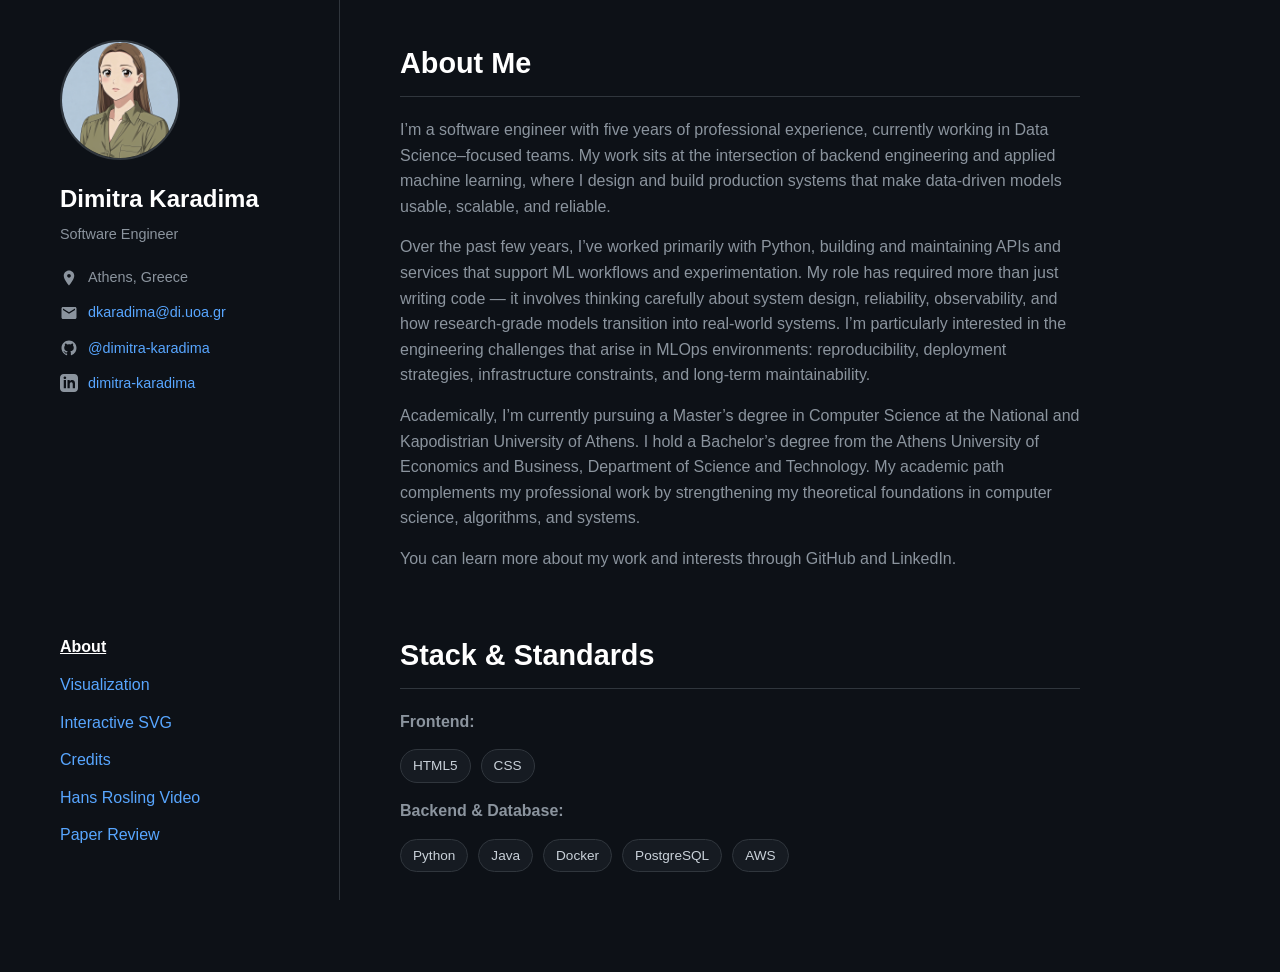
<file: data-viz/index.html>
<!DOCTYPE html>
<html lang="en">
<head>
    <meta charset="UTF-8">
    <meta name="viewport" content="width=device-width, initial-scale=1.0">
    <title>Dimitra Karadima - About</title>
    <link rel="stylesheet" href="style.css">
</head>
<body>

<div class="container">
    <aside class="sidebar">
        <img src="images/anime.png" alt="Profile Picture" class="profile-img">
        <h1 class="name">Dimitra Karadima</h1>
        <p class="tagline">Software Engineer</p>

        <ul class="contact-info">
            <li>
                <svg class="icon" viewBox="0 0 24 24" xmlns="http://www.w3.org/2000/svg">
                    <path d="M12 2C8.13 2 5 5.13 5 9c0 5.25 7 13 7 13s7-7.75 7-13c0-3.87-3.13-7-7-7zm0 9.5c-1.38 0-2.5-1.12-2.5-2.5s1.12-2.5 2.5-2.5 2.5 1.12 2.5 2.5-1.12 2.5-2.5 2.5z"/>
                </svg>
                Athens, Greece
            </li>

            <li>
                <svg class="icon" viewBox="0 0 24 24" xmlns="http://www.w3.org/2000/svg">
                    <path d="M20 4H4c-1.1 0-1.99.9-1.99 2L2 18c0 1.1.9 2 2 2h16c1.1 0 2-.9 2-2V6c0-1.1-.9-2-2-2zm0 4l-8 5-8-5V6l8 5 8-5v2z"/>
                </svg>
                <a href="mailto:dkaradima@di.uoa.gr">dkaradima@di.uoa.gr</a>
            </li>

            <li>
                <svg class="icon" viewBox="0 0 24 24" xmlns="http://www.w3.org/2000/svg">
                    <path d="M12 2C6.477 2 2 6.484 2 12.017c0 4.425 2.865 8.18 6.839 9.504.5.092.682-.217.682-.483 0-.237-.008-.868-.013-1.703-2.782.605-3.369-1.343-3.369-1.343-.454-1.158-1.11-1.466-1.11-1.466-.908-.62.069-.608.069-.608 1.003.07 1.531 1.032 1.531 1.032.892 1.53 2.341 1.088 2.91.832.092-.647.35-1.088.636-1.338-2.22-.253-4.555-1.113-4.555-4.951 0-1.093.39-1.988 1.029-2.688-.103-.253-.446-1.272.098-2.65 0 0 .84-.27 2.75 1.026A9.564 9.564 0 0112 6.844c.85.004 1.705.115 2.504.337 1.909-1.296 2.747-1.027 2.747-1.027.546 1.379.202 2.398.1 2.651.64.7 1.028 1.595 1.028 2.688 0 3.848-2.339 4.695-4.566 4.943.359.309.678.92.678 1.855 0 1.338-.012 2.419-.012 2.747 0 .268.18.58.688.482A10.019 10.019 0 0022 12.017C22 6.484 17.522 2 12 2z"/>
                </svg>
                <a href="https://github.com/dimitra-karadima" target="_blank">@dimitra-karadima</a>
            </li>

            <li>
                <svg class="icon" viewBox="0 0 24 24" xmlns="http://www.w3.org/2000/svg">
                    <path d="M19 0h-14c-2.761 0-5 2.239-5 5v14c0 2.761 2.239 5 5 5h14c2.762 0 5-2.239 5-5v-14c0-2.761-2.238-5-5-5zm-11 19h-3v-11h3v11zm-1.5-12.268c-.966 0-1.75-.79-1.75-1.764s.784-1.764 1.75-1.764 1.75.79 1.75 1.764-.783 1.764-1.75 1.764zm13.5 12.268h-3v-5.604c0-3.368-4-3.113-4 0v5.604h-3v-11h3v1.765c1.396-2.586 7-2.777 7 2.476v6.759z"/>
                </svg>
                <a href="https://www.linkedin.com/in/dimitra-karadima/" target="_blank">dimitra-karadima</a>
            </li>
        </ul>

        <ul class="nav-links">
            <li><a href="index.html" class="active">About</a></li>
            <li><a href="visualization.html">Visualization</a></li>
            <li><a href="svg.html">Interactive SVG</a></li>
            <li><a href="credits.html">Credits</a></li>
            <li><a href="hans_rosling.html">Hans Rosling Video</a></li>
            <li><a href="paper.html">Paper Review</a></li>
        </ul>

    </aside>

    <main class="content">
        <section id="about">
            <h2>About Me</h2>
            <p>I’m a software engineer with five years of professional experience, currently working in Data Science–focused teams. My work sits at the intersection of backend engineering and applied machine learning, where I design and build production systems that make data-driven models usable, scalable, and reliable.</p>
            <p>Over the past few years, I’ve worked primarily with Python, building and maintaining APIs and services that support ML workflows and experimentation. My role has required more than just writing code — it involves thinking carefully about system design, reliability, observability, and how research-grade models transition into real-world systems. I’m particularly interested in the engineering challenges that arise in MLOps environments: reproducibility, deployment strategies, infrastructure constraints, and long-term maintainability.</p>
            <p>Academically, I’m currently pursuing a Master’s degree in Computer Science at the National and Kapodistrian University of Athens. I hold a Bachelor’s degree from the Athens University of Economics and Business, Department of Science and Technology. My academic path complements my professional work by strengthening my theoretical foundations in computer science, algorithms, and systems.</p>
            <p>You can learn more about my work and interests through GitHub and LinkedIn.</p>
        </section>

        <section id="skills">
            <h2>Stack & Standards</h2>
            <p><strong>Frontend:</strong></p>
            <div class="skills" style="margin-bottom: 15px;">
                <span class="skill-tag">HTML5</span>
                <span class="skill-tag">CSS</span>
            </div>

            <p><strong>Backend & Database:</strong></p>
            <div class="skills">
                <span class="skill-tag">Python</span>
                <span class="skill-tag">Java</span>
                <span class="skill-tag">Docker</span>
                <span class="skill-tag">PostgreSQL</span>
                <span class="skill-tag">AWS</span>
            </div>
        </section>
    </main>
</div>

</body>
</html>
</file>
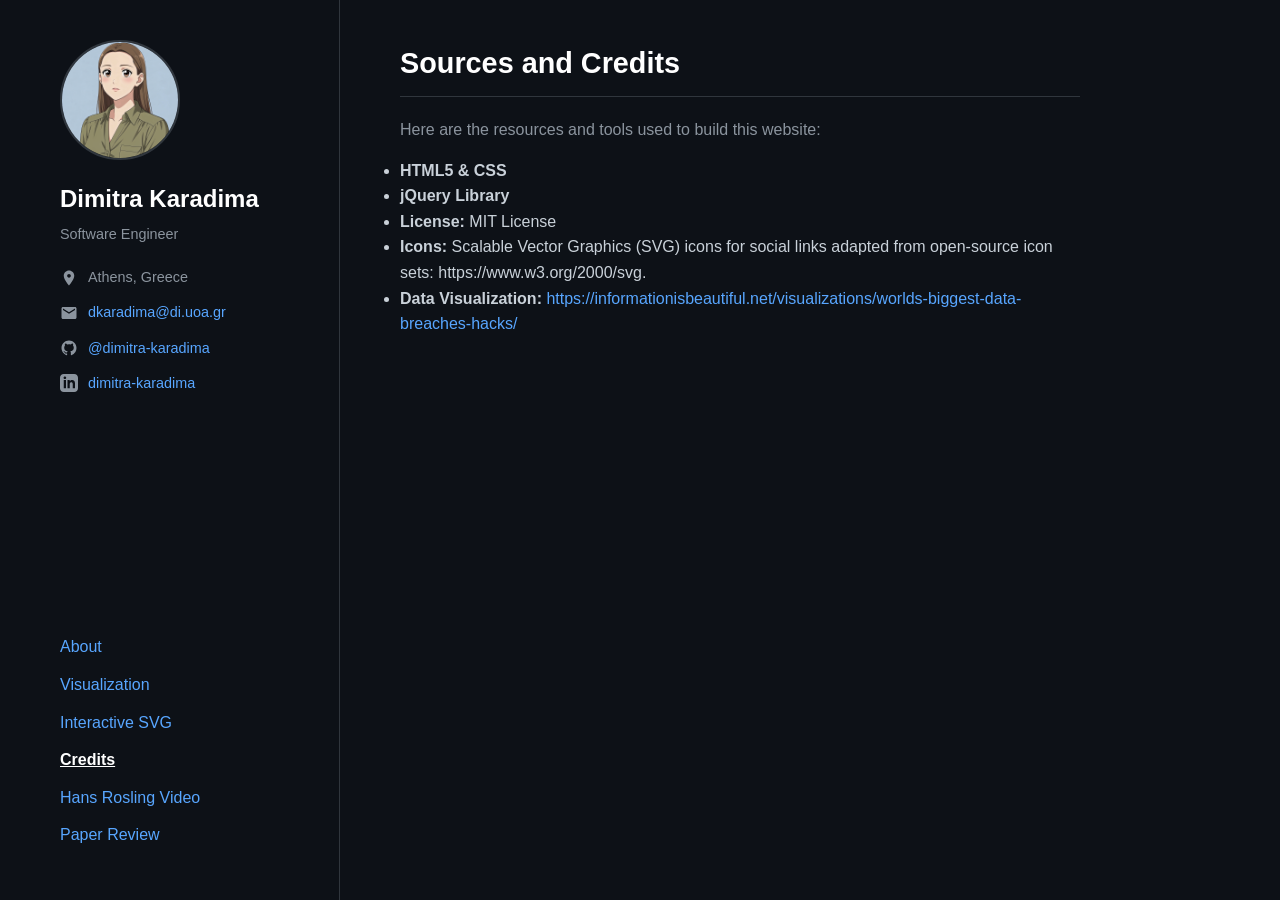
<file: data-viz/credits.html>
<!DOCTYPE html>
<html lang="en">
<head>
    <meta charset="UTF-8">
    <meta name="viewport" content="width=device-width, initial-scale=1.0">
    <title>Dimitra Karadima - Credits</title>
    <link rel="stylesheet" href="style.css">
</head>
<body>

<div class="container">
    <aside class="sidebar">
        <img src="images/anime.png" alt="Profile Picture" class="profile-img">
        <h1 class="name">Dimitra Karadima</h1>
        <p class="tagline">Software Engineer</p>

        <ul class="contact-info">
            <li>
                <svg class="icon" viewBox="0 0 24 24" xmlns="http://www.w3.org/2000/svg">
                    <path d="M12 2C8.13 2 5 5.13 5 9c0 5.25 7 13 7 13s7-7.75 7-13c0-3.87-3.13-7-7-7zm0 9.5c-1.38 0-2.5-1.12-2.5-2.5s1.12-2.5 2.5-2.5 2.5 1.12 2.5 2.5-1.12 2.5-2.5 2.5z"/>
                </svg>
                Athens, Greece
            </li>

            <li>
                <svg class="icon" viewBox="0 0 24 24" xmlns="http://www.w3.org/2000/svg">
                    <path d="M20 4H4c-1.1 0-1.99.9-1.99 2L2 18c0 1.1.9 2 2 2h16c1.1 0 2-.9 2-2V6c0-1.1-.9-2-2-2zm0 4l-8 5-8-5V6l8 5 8-5v2z"/>
                </svg>
                <a href="mailto:dkaradima@di.uoa.gr">dkaradima@di.uoa.gr</a>
            </li>

            <li>
                <svg class="icon" viewBox="0 0 24 24" xmlns="http://www.w3.org/2000/svg">
                    <path d="M12 2C6.477 2 2 6.484 2 12.017c0 4.425 2.865 8.18 6.839 9.504.5.092.682-.217.682-.483 0-.237-.008-.868-.013-1.703-2.782.605-3.369-1.343-3.369-1.343-.454-1.158-1.11-1.466-1.11-1.466-.908-.62.069-.608.069-.608 1.003.07 1.531 1.032 1.531 1.032.892 1.53 2.341 1.088 2.91.832.092-.647.35-1.088.636-1.338-2.22-.253-4.555-1.113-4.555-4.951 0-1.093.39-1.988 1.029-2.688-.103-.253-.446-1.272.098-2.65 0 0 .84-.27 2.75 1.026A9.564 9.564 0 0112 6.844c.85.004 1.705.115 2.504.337 1.909-1.296 2.747-1.027 2.747-1.027.546 1.379.202 2.398.1 2.651.64.7 1.028 1.595 1.028 2.688 0 3.848-2.339 4.695-4.566 4.943.359.309.678.92.678 1.855 0 1.338-.012 2.419-.012 2.747 0 .268.18.58.688.482A10.019 10.019 0 0022 12.017C22 6.484 17.522 2 12 2z"/>
                </svg>
                <a href="https://github.com/dimitra-karadima" target="_blank">@dimitra-karadima</a>
            </li>

            <li>
                <svg class="icon" viewBox="0 0 24 24" xmlns="http://www.w3.org/2000/svg">
                    <path d="M19 0h-14c-2.761 0-5 2.239-5 5v14c0 2.761 2.239 5 5 5h14c2.762 0 5-2.239 5-5v-14c0-2.761-2.238-5-5-5zm-11 19h-3v-11h3v11zm-1.5-12.268c-.966 0-1.75-.79-1.75-1.764s.784-1.764 1.75-1.764 1.75.79 1.75 1.764-.783 1.764-1.75 1.764zm13.5 12.268h-3v-5.604c0-3.368-4-3.113-4 0v5.604h-3v-11h3v1.765c1.396-2.586 7-2.777 7 2.476v6.759z"/>
                </svg>
                <a href="https://www.linkedin.com/in/dimitra-karadima/" target="_blank">dimitra-karadima</a>
            </li>
        </ul>

        <ul class="nav-links">
            <li><a href="index.html">About</a></li>
            <li><a href="visualization.html">Visualization</a></li>
            <li><a href="svg.html">Interactive SVG</a></li>
            <li><a href="credits.html" class="active">Credits</a></li>
            <li><a href="hans_rosling.html">Hans Rosling Video</a></li>
            <li><a href="paper.html">Paper Review</a></li>
        </ul>

    </aside>

    <main class="content">
        <section id="credits">
            <h2>Sources and Credits</h2>
            <p>Here are the resources and tools used to build this website:</p>
            <ul>
                <li><strong>HTML5 & CSS</strong></li>
                <li><strong>jQuery Library</strong></li>
                <li><strong>License:</strong> MIT License</li>
                <li><strong>Icons:</strong> Scalable Vector Graphics (SVG) icons for social links adapted from open-source icon sets: https://www.w3.org/2000/svg.</li>
                <li><strong>Data Visualization:</strong> <a href="https://informationisbeautiful.net/visualizations/worlds-biggest-data-breaches-hacks/">https://informationisbeautiful.net/visualizations/worlds-biggest-data-breaches-hacks/</a> </li>
            </ul>
        </section>
    </main>
</div>

</body>
</html>
</file>
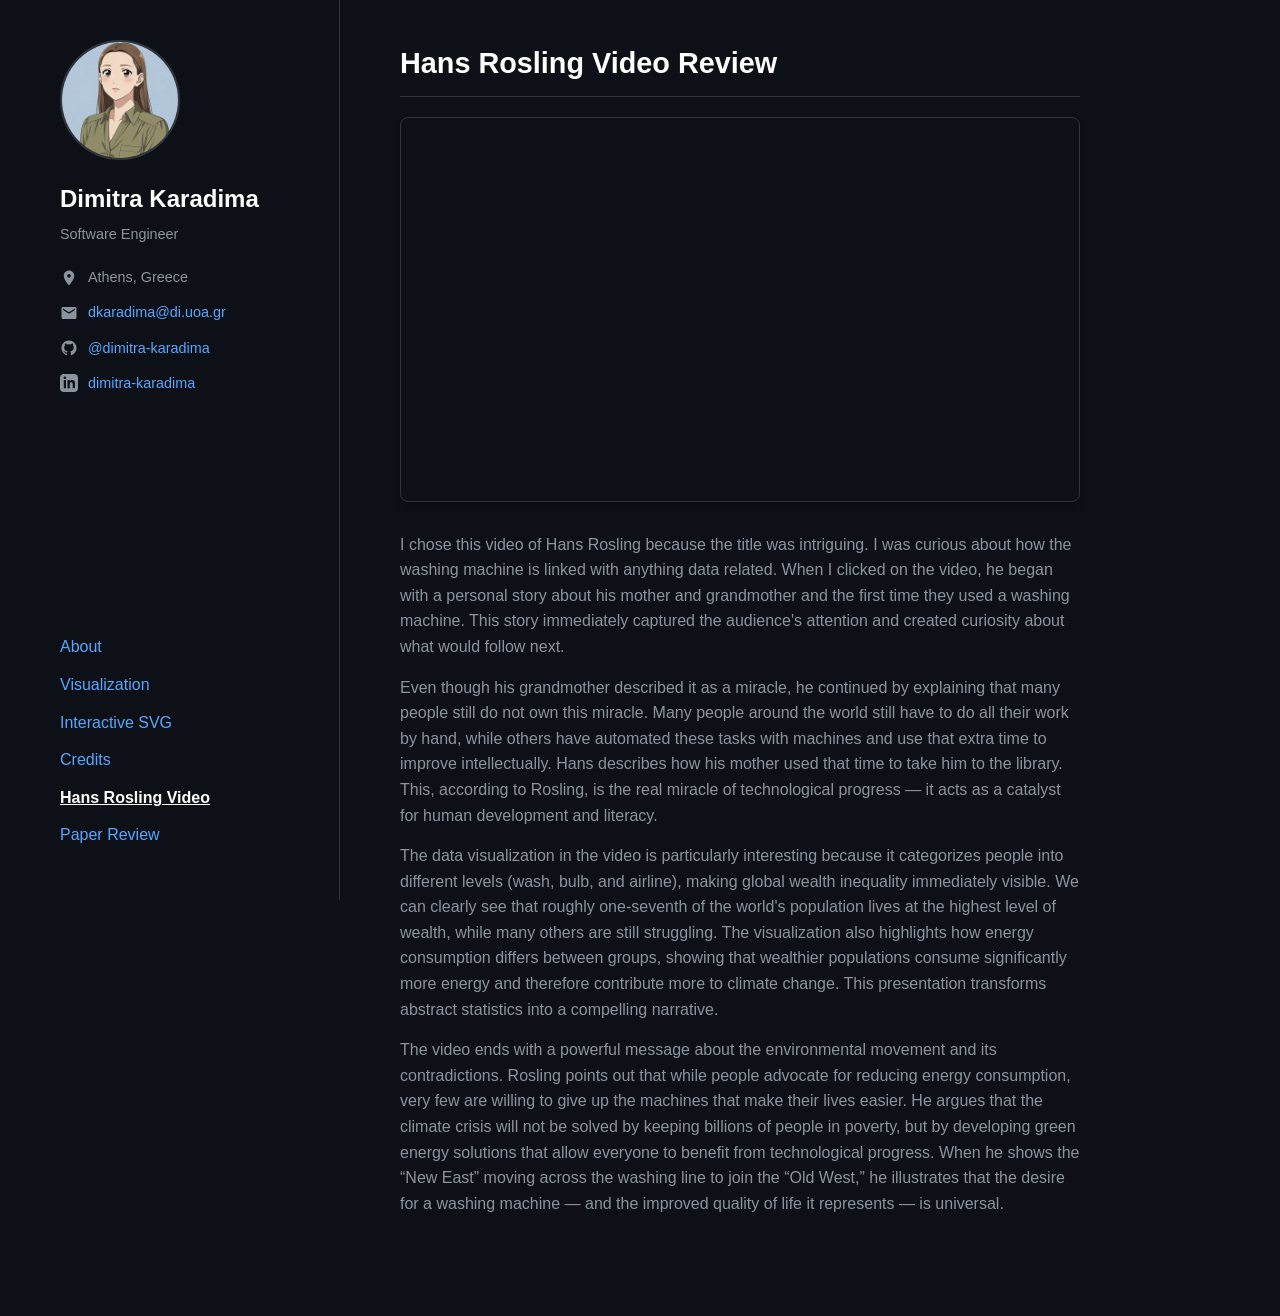
<file: data-viz/hans_rosling.html>
<!DOCTYPE html>
<html lang="en">
<head>
    <meta charset="UTF-8">
    <meta name="viewport" content="width=device-width, initial-scale=1.0">
    <title>Dimitra Karadima - Hans Rosling Video</title>
    <link rel="stylesheet" href="style.css">
    <style>
        /* Small addition to make the video embed responsive and beautiful */
        .video-container {
            position: relative;
            padding-bottom: 56.25%; /* 16:9 Aspect Ratio */
            height: 0;
            overflow: hidden;
            border-radius: 8px;
            margin-bottom: 30px;
            border: 1px solid var(--border-color);
            box-shadow: 0 4px 6px rgba(0,0,0,0.3);
        }
        .video-container iframe {
            position: absolute;
            top: 0;
            left: 0;
            width: 100%;
            height: 100%;
        }
        .review-section h3 {
            color: var(--text-primary);
            font-size: 1.3rem;
            margin-top: 30px;
            margin-bottom: 10px;
        }
    </style>
</head>
<body>

<div class="container">
    <aside class="sidebar">
        <img src="images/anime.png" alt="Profile Picture" class="profile-img">
        <h1 class="name">Dimitra Karadima</h1>
        <p class="tagline">Software Engineer</p>

        <ul class="contact-info">
            <li>
                <svg class="icon" viewBox="0 0 24 24" xmlns="http://www.w3.org/2000/svg">
                    <path d="M12 2C8.13 2 5 5.13 5 9c0 5.25 7 13 7 13s7-7.75 7-13c0-3.87-3.13-7-7-7zm0 9.5c-1.38 0-2.5-1.12-2.5-2.5s1.12-2.5 2.5-2.5 2.5 1.12 2.5 2.5-1.12 2.5-2.5 2.5z"/>
                </svg>
                Athens, Greece
            </li>
            <li>
                <svg class="icon" viewBox="0 0 24 24" xmlns="http://www.w3.org/2000/svg">
                    <path d="M20 4H4c-1.1 0-1.99.9-1.99 2L2 18c0 1.1.9 2 2 2h16c1.1 0 2-.9 2-2V6c0-1.1-.9-2-2-2zm0 4l-8 5-8-5V6l8 5 8-5v2z"/>
                </svg>
                <a href="mailto:dkaradima@di.uoa.gr">dkaradima@di.uoa.gr</a>
            </li>
            <li>
                <svg class="icon" viewBox="0 0 24 24" xmlns="http://www.w3.org/2000/svg">
                    <path d="M12 2C6.477 2 2 6.484 2 12.017c0 4.425 2.865 8.18 6.839 9.504.5.092.682-.217.682-.483 0-.237-.008-.868-.013-1.703-2.782.605-3.369-1.343-3.369-1.343-.454-1.158-1.11-1.466-1.11-1.466-.908-.62.069-.608.069-.608 1.003.07 1.531 1.032 1.531 1.032.892 1.53 2.341 1.088 2.91.832.092-.647.35-1.088.636-1.338-2.22-.253-4.555-1.113-4.555-4.951 0-1.093.39-1.988 1.029-2.688-.103-.253-.446-1.272.098-2.65 0 0 .84-.27 2.75 1.026A9.564 9.564 0 0112 6.844c.85.004 1.705.115 2.504.337 1.909-1.296 2.747-1.027 2.747-1.027.546 1.379.202 2.398.1 2.651.64.7 1.028 1.595 1.028 2.688 0 3.848-2.339 4.695-4.566 4.943.359.309.678.92.678 1.855 0 1.338-.012 2.419-.012 2.747 0 .268.18.58.688.482A10.019 10.019 0 0022 12.017C22 6.484 17.522 2 12 2z"/>
                </svg>
                <a href="https://github.com/dimitra-karadima" target="_blank">@dimitra-karadima</a>
            </li>
            <li>
                <svg class="icon" viewBox="0 0 24 24" xmlns="http://www.w3.org/2000/svg">
                    <path d="M19 0h-14c-2.761 0-5 2.239-5 5v14c0 2.761 2.239 5 5 5h14c2.762 0 5-2.239 5-5v-14c0-2.761-2.238-5-5-5zm-11 19h-3v-11h3v11zm-1.5-12.268c-.966 0-1.75-.79-1.75-1.764s.784-1.764 1.75-1.764 1.75.79 1.75 1.764-.783 1.764-1.75 1.764zm13.5 12.268h-3v-5.604c0-3.368-4-3.113-4 0v5.604h-3v-11h3v1.765c1.396-2.586 7-2.777 7 2.476v6.759z"/>
                </svg>
                <a href="https://www.linkedin.com/in/dimitra-karadima/" target="_blank">dimitra-karadima</a>
            </li>
        </ul>

        <ul class="nav-links">
            <li><a href="index.html">About</a></li>
            <li><a href="visualization.html">Visualization</a></li>
            <li><a href="svg.html">Interactive SVG</a></li>
            <li><a href="credits.html">Credits</a></li>
            <li><a href="hans_rosling.html" class="active">Hans Rosling Video</a></li>
            <li><a href="paper.html">Paper Review</a></li>
        </ul>

    </aside>

    <main class="content">

        <section id="video-review" class="review-section">
            <h2>Hans Rosling Video Review</h2>

            <div class="video-container">
                <iframe src="https://embed.ted.com/talks/hans_rosling_the_magic_washing_machine" width="100%" height="100%" frameborder="0" scrolling="no" allowfullscreen></iframe>
            </div>

            <p>I chose this video of Hans Rosling because the title was intriguing. I was curious about how the washing machine is linked with anything data related. When I clicked on the video, he began with a personal story about his mother and grandmother and the first time they used a washing machine. This story immediately captured the audience's attention and created curiosity about what would follow next.</p>
            <p>Even though his grandmother described it as a miracle, he continued by explaining that many people still do not own this miracle. Many people around the world still have to do all their work by hand, while others have automated these tasks with machines and use that extra time to improve intellectually. Hans describes how his mother used that time to take him to the library. This, according to Rosling, is the real miracle of technological progress — it acts as a catalyst for human development and literacy.</p>
            <p>The data visualization in the video is particularly interesting because it categorizes people into different levels (wash, bulb, and airline), making global wealth inequality immediately visible. We can clearly see that roughly one-seventh of the world's population lives at the highest level of wealth, while many others are still struggling. The visualization also highlights how energy consumption differs between groups, showing that wealthier populations consume significantly more energy and therefore contribute more to climate change. This presentation transforms abstract statistics into a compelling narrative.</p>
            <p>The video ends with a powerful message about the environmental movement and its contradictions. Rosling points out that while people advocate for reducing energy consumption, very few are willing to give up the machines that make their lives easier. He argues that the climate crisis will not be solved by keeping billions of people in poverty, but by developing green energy solutions that allow everyone to benefit from technological progress. When he shows the “New East” moving across the washing line to join the “Old West,” he illustrates that the desire for a washing machine — and the improved quality of life it represents — is universal.</p>
        </section>

    </main>
</div>

</body>
</html>
</file>
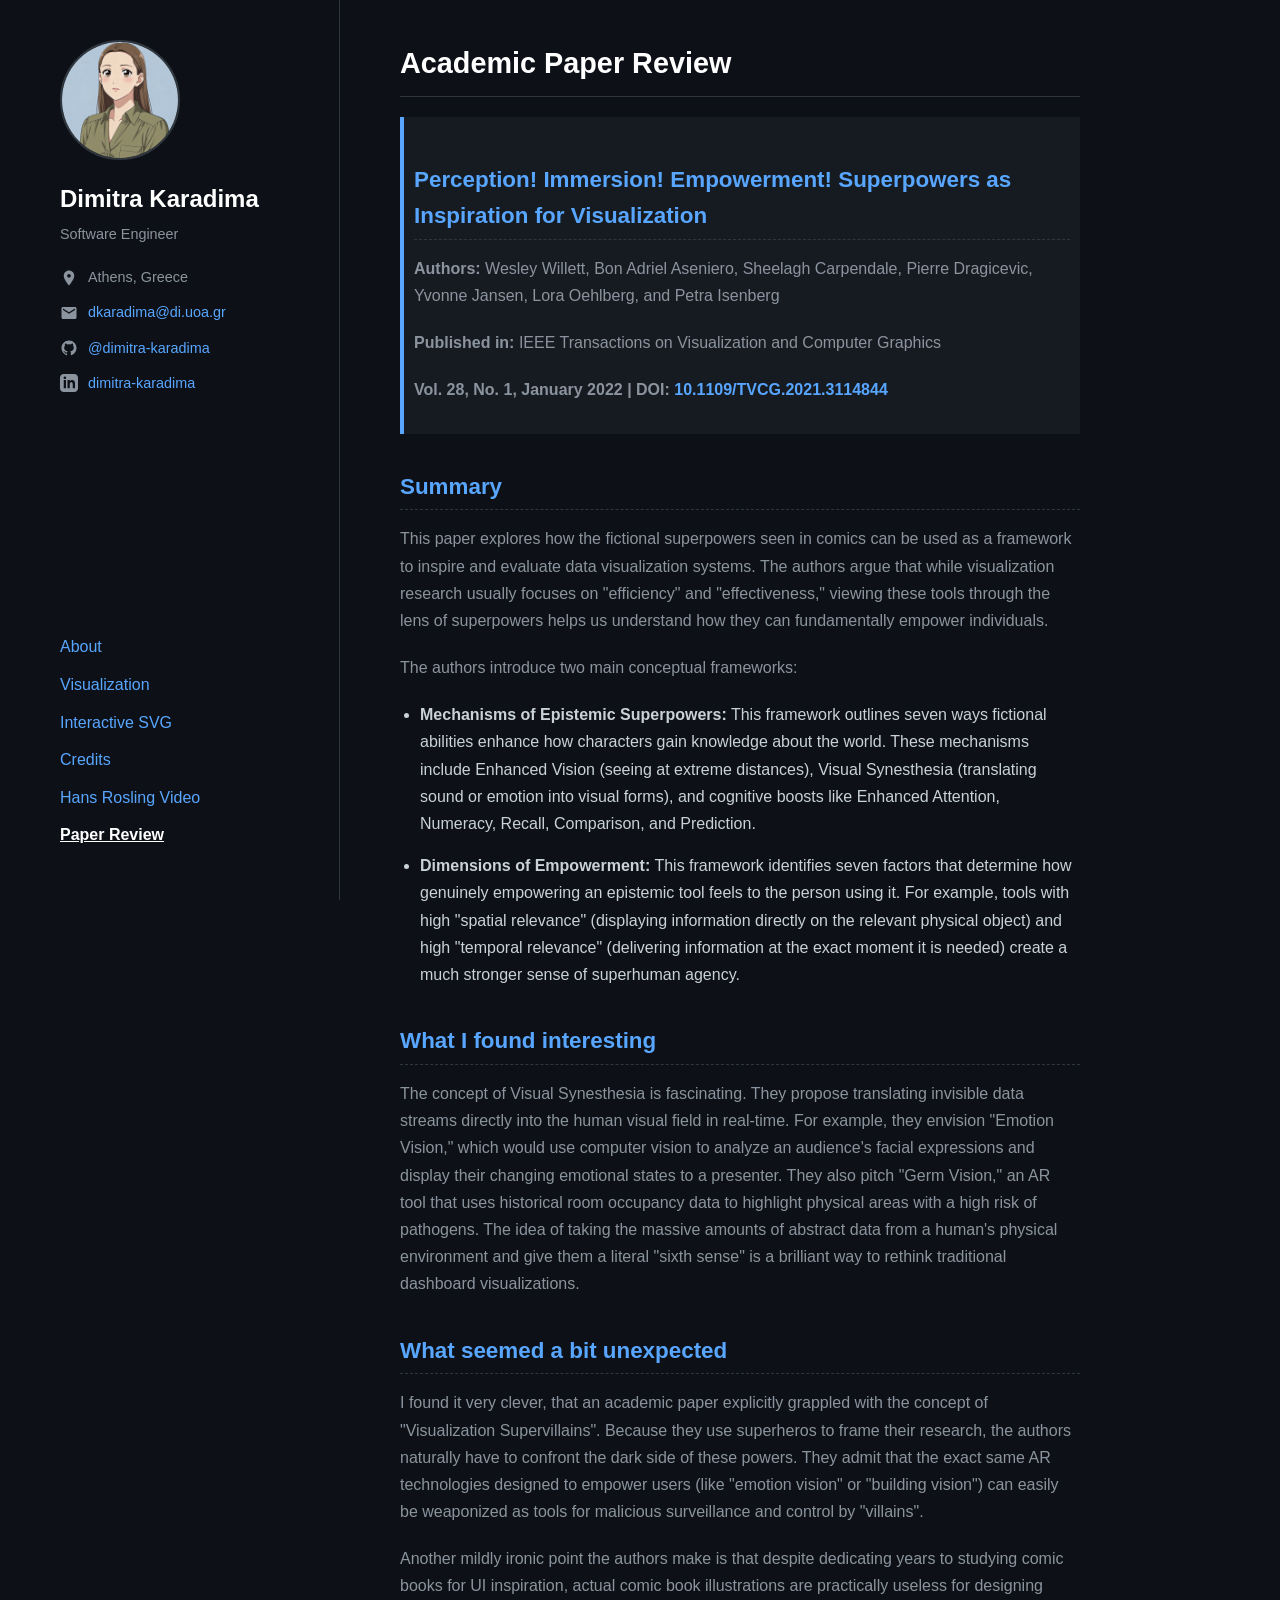
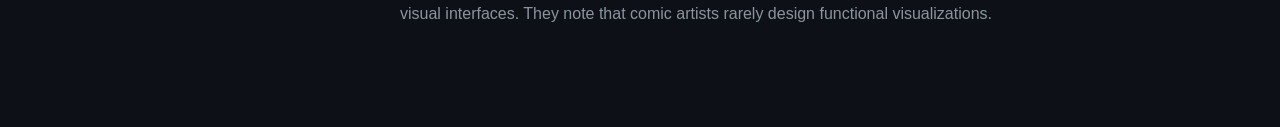
<file: data-viz/paper.html>
<!DOCTYPE html>
<html lang="en">
<head>
    <meta charset="UTF-8">
    <meta name="viewport" content="width=device-width, initial-scale=1.0">
    <title>Dimitra Karadima - Paper Review</title>
    <link rel="stylesheet" href="style.css">
    <style>
        .citation-box {
            background-color: var(--card-bg);
            border-left: 4px solid var(--accent-color);
            padding: 10px;
        }
        .review-section h3 {
            color: var(--accent-color);
            font-size: 1.4rem;
            margin-top: 35px;
            margin-bottom: 15px;
            border-bottom: 1px dashed var(--border-color);
            padding-bottom: 5px;
        }

        .review-section p {
            line-height: 1.7;
            margin-bottom: 20px;
        }

        /* Standard Bullet Spacing */
        .review-section ul {
            margin-left: 20px;
            margin-bottom: 25px;
        }

        .review-section li {
            line-height: 1.7;
            margin-bottom: 15px;
        }
    </style>
</head>
<body>

<div class="container">
    <aside class="sidebar">
        <img src="images/anime.png" alt="Profile Picture" class="profile-img">
        <h1 class="name">Dimitra Karadima</h1>
        <p class="tagline">Software Engineer</p>

        <ul class="contact-info">
            <li>
                <svg class="icon" viewBox="0 0 24 24" xmlns="http://www.w3.org/2000/svg">
                    <path d="M12 2C8.13 2 5 5.13 5 9c0 5.25 7 13 7 13s7-7.75 7-13c0-3.87-3.13-7-7-7zm0 9.5c-1.38 0-2.5-1.12-2.5-2.5s1.12-2.5 2.5-2.5 2.5 1.12 2.5 2.5-1.12 2.5-2.5 2.5z"/>
                </svg>
                Athens, Greece
            </li>
            <li>
                <svg class="icon" viewBox="0 0 24 24" xmlns="http://www.w3.org/2000/svg">
                    <path d="M20 4H4c-1.1 0-1.99.9-1.99 2L2 18c0 1.1.9 2 2 2h16c1.1 0 2-.9 2-2V6c0-1.1-.9-2-2-2zm0 4l-8 5-8-5V6l8 5 8-5v2z"/>
                </svg>
                <a href="mailto:dkaradima@di.uoa.gr">dkaradima@di.uoa.gr</a>
            </li>
            <li>
                <svg class="icon" viewBox="0 0 24 24" xmlns="http://www.w3.org/2000/svg">
                    <path d="M12 2C6.477 2 2 6.484 2 12.017c0 4.425 2.865 8.18 6.839 9.504.5.092.682-.217.682-.483 0-.237-.008-.868-.013-1.703-2.782.605-3.369-1.343-3.369-1.343-.454-1.158-1.11-1.466-1.11-1.466-.908-.62.069-.608.069-.608 1.003.07 1.531 1.032 1.531 1.032.892 1.53 2.341 1.088 2.91.832.092-.647.35-1.088.636-1.338-2.22-.253-4.555-1.113-4.555-4.951 0-1.093.39-1.988 1.029-2.688-.103-.253-.446-1.272.098-2.65 0 0 .84-.27 2.75 1.026A9.564 9.564 0 0112 6.844c.85.004 1.705.115 2.504.337 1.909-1.296 2.747-1.027 2.747-1.027.546 1.379.202 2.398.1 2.651.64.7 1.028 1.595 1.028 2.688 0 3.848-2.339 4.695-4.566 4.943.359.309.678.92.678 1.855 0 1.338-.012 2.419-.012 2.747 0 .268.18.58.688.482A10.019 10.019 0 0022 12.017C22 6.484 17.522 2 12 2z"/>
                </svg>
                <a href="https://github.com/dimitra-karadima" target="_blank">@dimitra-karadima</a>
            </li>
            <li>
                <svg class="icon" viewBox="0 0 24 24" xmlns="http://www.w3.org/2000/svg">
                    <path d="M19 0h-14c-2.761 0-5 2.239-5 5v14c0 2.761 2.239 5 5 5h14c2.762 0 5-2.239 5-5v-14c0-2.761-2.238-5-5-5zm-11 19h-3v-11h3v11zm-1.5-12.268c-.966 0-1.75-.79-1.75-1.764s.784-1.764 1.75-1.764 1.75.79 1.75 1.764-.783 1.764-1.75 1.764zm13.5 12.268h-3v-5.604c0-3.368-4-3.113-4 0v5.604h-3v-11h3v1.765c1.396-2.586 7-2.777 7 2.476v6.759z"/>
                </svg>
                <a href="https://www.linkedin.com/in/dimitra-karadima/" target="_blank">dimitra-karadima</a>
            </li>
        </ul>

        <ul class="nav-links">
            <li><a href="index.html">About</a></li>
            <li><a href="visualization.html">Visualization</a></li>
            <li><a href="svg.html">Interactive SVG</a></li>
            <li><a href="credits.html">Credits</a></li>
            <li><a href="hans_rosling.html">Hans Rosling Video</a></li>
            <li><a href="paper.html" class="active">Paper Review</a></li>
        </ul>

    </aside>

    <main class="content">

        <section id="paper-review" class="review-section">
            <h2>Academic Paper Review</h2>

            <div class="citation-box">
                <h3>Perception! Immersion! Empowerment! Superpowers as Inspiration for Visualization</h3>
                <p><strong>Authors:</strong> Wesley Willett, Bon Adriel Aseniero, Sheelagh Carpendale, Pierre Dragicevic, Yvonne Jansen, Lora Oehlberg, and Petra Isenberg</p>
                <p><strong>Published in:</strong> IEEE Transactions on Visualization and Computer Graphics</p>
                <p><strong>
                    Vol. 28, No. 1, January 2022 | DOI: <a href="https://doi.org/10.1109/TVCG.2021.3114844" target="_blank">10.1109/TVCG.2021.3114844</a>
                </strong></p>
            </div>

            <h3>Summary</h3>
            <p>This paper explores how the fictional superpowers seen in comics can be used as a framework to inspire and evaluate data visualization systems. The authors argue that while visualization research usually focuses on "efficiency" and "effectiveness," viewing these tools through the lens of superpowers helps us understand how they can fundamentally empower individuals.</p>
            <p>The authors introduce two main conceptual frameworks:</p>

            <ul>
                <li>
                    <strong>Mechanisms of Epistemic Superpowers:</strong> This framework outlines seven ways fictional abilities enhance how characters gain knowledge about the world. These mechanisms include Enhanced Vision (seeing at extreme distances), Visual Synesthesia (translating sound or emotion into visual forms), and cognitive boosts like Enhanced Attention, Numeracy, Recall, Comparison, and Prediction.
                </li>
                <li>
                    <strong>Dimensions of Empowerment:</strong> This framework identifies seven factors that determine how genuinely empowering an epistemic tool feels to the person using it. For example, tools with high "spatial relevance" (displaying information directly on the relevant physical object) and high "temporal relevance" (delivering information at the exact moment it is needed) create a much stronger sense of superhuman agency.
                </li>
            </ul>

            <h3>What I found interesting</h3>
            <p>The concept of Visual Synesthesia is fascinating. They propose translating invisible data streams directly into the human visual field in real-time. For example, they envision "Emotion Vision," which would use computer vision to analyze an audience's facial expressions and display their changing emotional states to a presenter. They also pitch "Germ Vision," an AR tool that uses historical room occupancy data to highlight physical areas with a high risk of pathogens. The idea of taking the massive amounts of abstract data from a human's physical environment and give them a literal "sixth sense" is a brilliant way to rethink traditional dashboard visualizations.</p>

            <h3>What seemed a bit unexpected</h3>
            <p>I found it very clever, that an academic paper explicitly grappled with the concept of "Visualization Supervillains". Because they use superheros to frame their research, the authors naturally have to confront the dark side of these powers. They admit that the exact same AR technologies designed to empower users (like "emotion vision" or "building vision") can easily be weaponized as tools for malicious surveillance and control by "villains".</p>
            <p>Another mildly ironic point the authors make is that despite dedicating years to studying comic books for UI inspiration, actual comic book illustrations are practically useless for designing visual interfaces. They note that comic artists rarely design functional visualizations.</p>
        </section>

    </main>
</div>

</body>
</html>
</file>
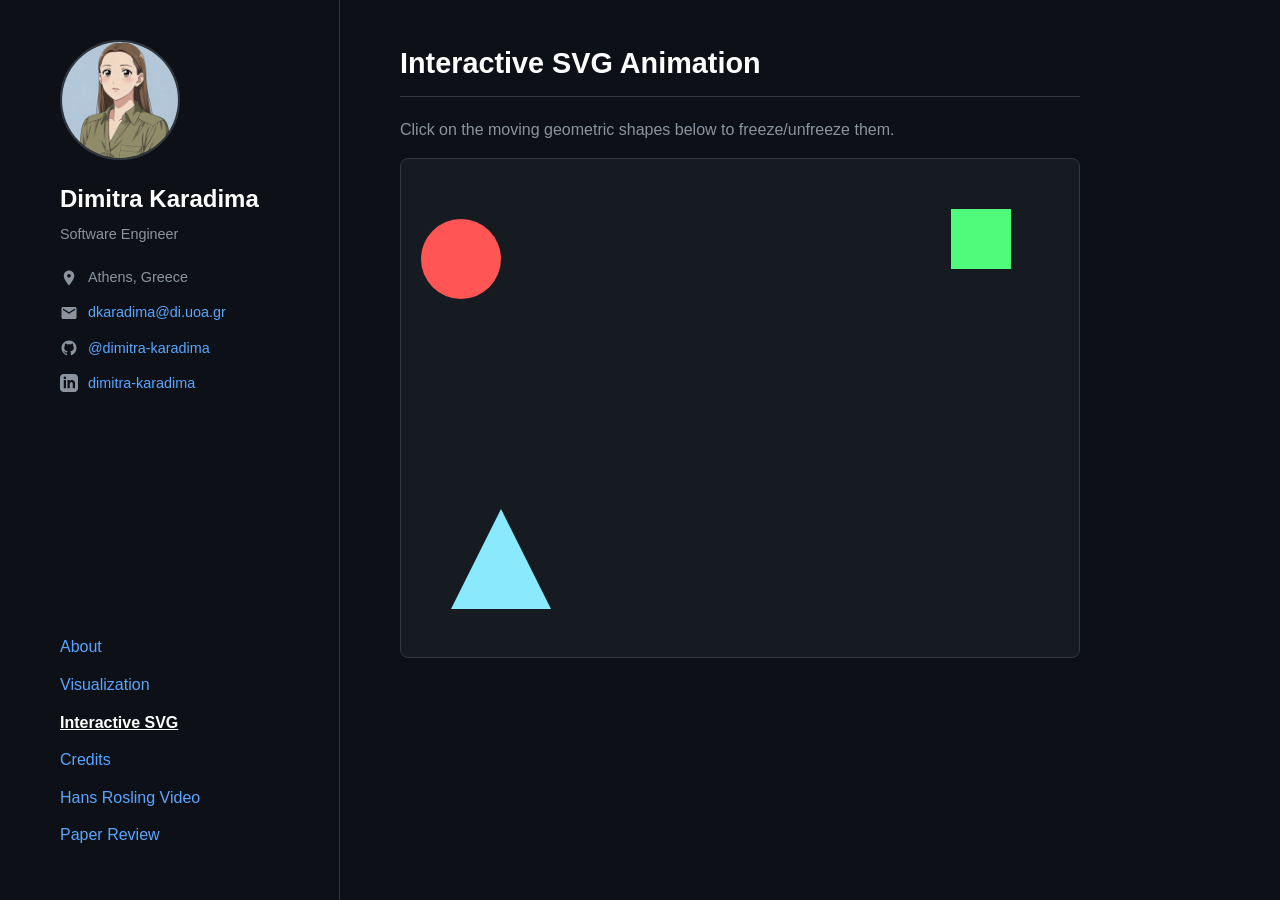
<file: data-viz/svg.html>
<!DOCTYPE html>
<html lang="en">
<head>
    <meta charset="UTF-8">
    <meta name="viewport" content="width=device-width, initial-scale=1.0">
    <title>Dimitra Karadima - Interactive SVG</title>
    <link rel="stylesheet" href="style.css">

    <script src="https://code.jquery.com/jquery-3.6.0.min.js"></script>

</head>
<body>

<div class="container">
    <aside class="sidebar">
        <img src="images/anime.png" alt="Profile Picture" class="profile-img">
        <h1 class="name">Dimitra Karadima</h1>
        <p class="tagline">Software Engineer</p>

        <ul class="contact-info">
            <li>
                <svg class="icon" viewBox="0 0 24 24" xmlns="http://www.w3.org/2000/svg"><path d="M12 2C8.13 2 5 5.13 5 9c0 5.25 7 13 7 13s7-7.75 7-13c0-3.87-3.13-7-7-7zm0 9.5c-1.38 0-2.5-1.12-2.5-2.5s1.12-2.5 2.5-2.5 2.5 1.12 2.5 2.5-1.12 2.5-2.5 2.5z"/></svg>
                Athens, Greece
            </li>
            <li>
                <svg class="icon" viewBox="0 0 24 24" xmlns="http://www.w3.org/2000/svg"><path d="M20 4H4c-1.1 0-1.99.9-1.99 2L2 18c0 1.1.9 2 2 2h16c1.1 0 2-.9 2-2V6c0-1.1-.9-2-2-2zm0 4l-8 5-8-5V6l8 5 8-5v2z"/></svg>
                <a href="mailto:dkaradima@di.uoa.gr">dkaradima@di.uoa.gr</a>
            </li>
            <li>
                <svg class="icon" viewBox="0 0 24 24" xmlns="http://www.w3.org/2000/svg"><path d="M12 2C6.477 2 2 6.484 2 12.017c0 4.425 2.865 8.18 6.839 9.504.5.092.682-.217.682-.483 0-.237-.008-.868-.013-1.703-2.782.605-3.369-1.343-3.369-1.343-.454-1.158-1.11-1.466-1.11-1.466-.908-.62.069-.608.069-.608 1.003.07 1.531 1.032 1.531 1.032.892 1.53 2.341 1.088 2.91.832.092-.647.35-1.088.636-1.338-2.22-.253-4.555-1.113-4.555-4.951 0-1.093.39-1.988 1.029-2.688-.103-.253-.446-1.272.098-2.65 0 0 .84-.27 2.75 1.026A9.564 9.564 0 0112 6.844c.85.004 1.705.115 2.504.337 1.909-1.296 2.747-1.027 2.747-1.027.546 1.379.202 2.398.1 2.651.64.7 1.028 1.595 1.028 2.688 0 3.848-2.339 4.695-4.566 4.943.359.309.678.92.678 1.855 0 1.338-.012 2.419-.012 2.747 0 .268.18.58.688.482A10.019 10.019 0 0022 12.017C22 6.484 17.522 2 12 2z"/></svg>
                <a href="https://github.com/dimitra-karadima" target="_blank">@dimitra-karadima</a>
            </li>
            <li>
                <svg class="icon" viewBox="0 0 24 24" xmlns="http://www.w3.org/2000/svg"><path d="M19 0h-14c-2.761 0-5 2.239-5 5v14c0 2.761 2.239 5 5 5h14c2.762 0 5-2.239 5-5v-14c0-2.761-2.238-5-5-5zm-11 19h-3v-11h3v11zm-1.5-12.268c-.966 0-1.75-.79-1.75-1.764s.784-1.764 1.75-1.764 1.75.79 1.75 1.764-.783 1.764-1.75 1.764zm13.5 12.268h-3v-5.604c0-3.368-4-3.113-4 0v5.604h-3v-11h3v1.765c1.396-2.586 7-2.777 7 2.476v6.759z"/></svg>
                <a href="https://www.linkedin.com/in/dimitra-karadima/" target="_blank">dimitra-karadima</a>
            </li>
        </ul>

        <ul class="nav-links">
            <li><a href="index.html">About</a></li>
            <li><a href="visualization.html">Visualization</a></li>
            <li><a href="svg.html" class="active">Interactive SVG</a></li>
            <li><a href="credits.html">Credits</a></li>
            <li><a href="hans_rosling.html">Hans Rosling Video</a></li>
            <li><a href="paper.html">Paper Review</a></li>
        </ul>
    </aside>

    <main class="content">
        <section id="animated-svg">
            <h2>Interactive SVG Animation</h2>
            <p>Click on the moving geometric shapes below to freeze/unfreeze them.</p>

            <svg id="interactive-canvas" width="100%" height="500" style="background-color: var(--card-bg); border: 1px solid var(--border-color); border-radius: 8px;">

                <circle cx="60" cy="100" r="40" fill="#ff5555" class="clickable-shape shape-1" style="cursor: pointer;"></circle>

                <rect x="550" y="50" width="60" height="60" fill="#50fa7b" class="clickable-shape shape-2" style="cursor: pointer;"></rect>

                <polygon points="50,450 100,350 150,450" fill="#8be9fd" class="clickable-shape shape-3" style="cursor: pointer;"></polygon>

            </svg>
        </section>
    </main>
</div>

<script>
    $(document).ready(function() {
        // When a shape is clicked, jQuery adds the "paused" class to it.
        // If it already has the class, it removes it!
        $(".clickable-shape").click(function() {
            $(this).toggleClass("paused");
        });
    });
</script>

</body>
</html>
</file>
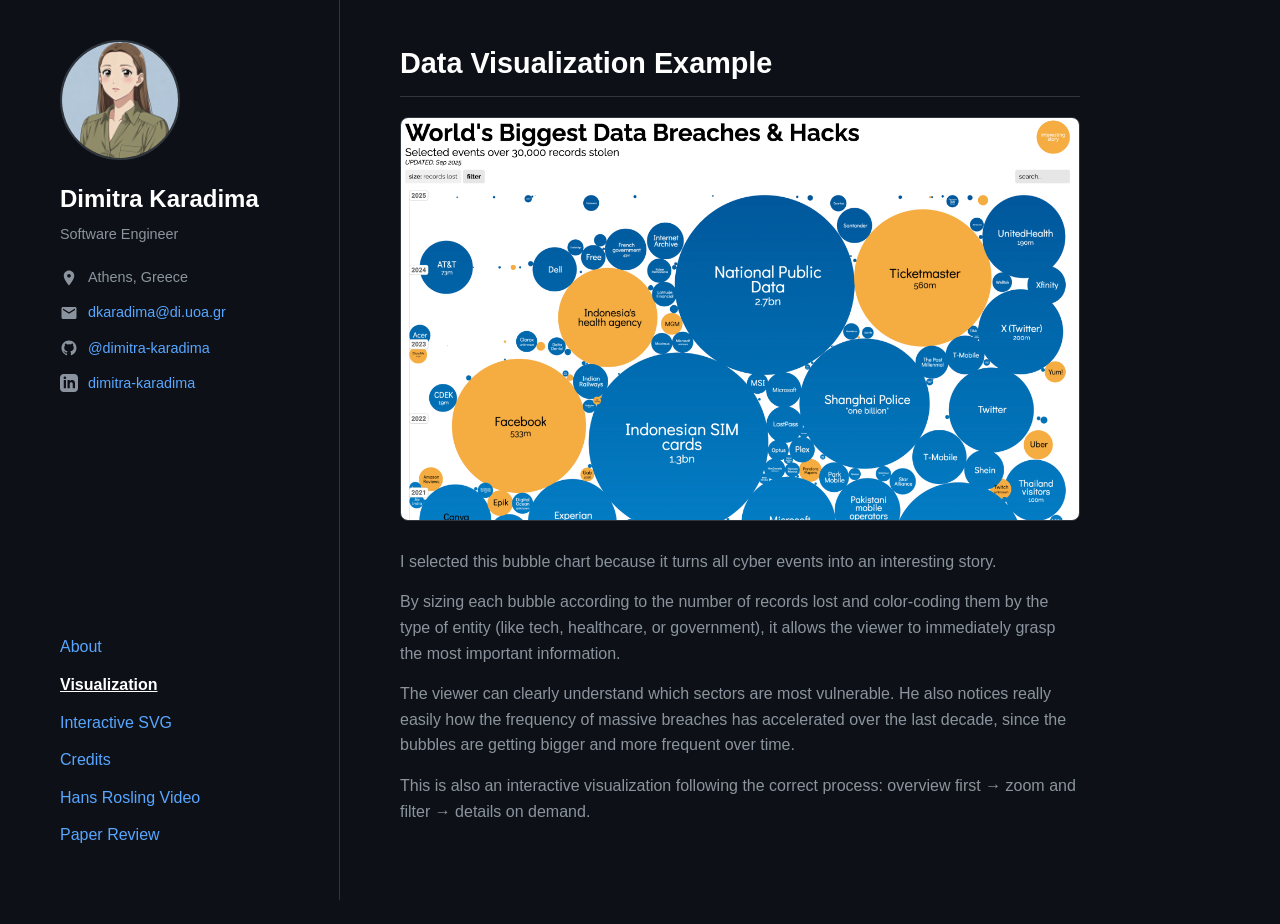
<file: data-viz/visualization.html>
<!DOCTYPE html>
<html lang="en">
<head>
    <meta charset="UTF-8">
    <meta name="viewport" content="width=device-width, initial-scale=1.0">
    <title>Dimitra Karadima - Visualization</title>
    <link rel="stylesheet" href="style.css">
</head>
<body>

<div class="container">
    <aside class="sidebar">
        <img src="images/anime.png" alt="Profile Picture" class="profile-img">
        <h1 class="name">Dimitra Karadima</h1>
        <p class="tagline">Software Engineer</p>

        <ul class="contact-info">
            <li>
                <svg class="icon" viewBox="0 0 24 24" xmlns="http://www.w3.org/2000/svg">
                    <path d="M12 2C8.13 2 5 5.13 5 9c0 5.25 7 13 7 13s7-7.75 7-13c0-3.87-3.13-7-7-7zm0 9.5c-1.38 0-2.5-1.12-2.5-2.5s1.12-2.5 2.5-2.5 2.5 1.12 2.5 2.5-1.12 2.5-2.5 2.5z"/>
                </svg>
                Athens, Greece
            </li>

            <li>
                <svg class="icon" viewBox="0 0 24 24" xmlns="http://www.w3.org/2000/svg">
                    <path d="M20 4H4c-1.1 0-1.99.9-1.99 2L2 18c0 1.1.9 2 2 2h16c1.1 0 2-.9 2-2V6c0-1.1-.9-2-2-2zm0 4l-8 5-8-5V6l8 5 8-5v2z"/>
                </svg>
                <a href="mailto:dkaradima@di.uoa.gr">dkaradima@di.uoa.gr</a>
            </li>

            <li>
                <svg class="icon" viewBox="0 0 24 24" xmlns="http://www.w3.org/2000/svg">
                    <path d="M12 2C6.477 2 2 6.484 2 12.017c0 4.425 2.865 8.18 6.839 9.504.5.092.682-.217.682-.483 0-.237-.008-.868-.013-1.703-2.782.605-3.369-1.343-3.369-1.343-.454-1.158-1.11-1.466-1.11-1.466-.908-.62.069-.608.069-.608 1.003.07 1.531 1.032 1.531 1.032.892 1.53 2.341 1.088 2.91.832.092-.647.35-1.088.636-1.338-2.22-.253-4.555-1.113-4.555-4.951 0-1.093.39-1.988 1.029-2.688-.103-.253-.446-1.272.098-2.65 0 0 .84-.27 2.75 1.026A9.564 9.564 0 0112 6.844c.85.004 1.705.115 2.504.337 1.909-1.296 2.747-1.027 2.747-1.027.546 1.379.202 2.398.1 2.651.64.7 1.028 1.595 1.028 2.688 0 3.848-2.339 4.695-4.566 4.943.359.309.678.92.678 1.855 0 1.338-.012 2.419-.012 2.747 0 .268.18.58.688.482A10.019 10.019 0 0022 12.017C22 6.484 17.522 2 12 2z"/>
                </svg>
                <a href="https://github.com/dimitra-karadima" target="_blank">@dimitra-karadima</a>
            </li>

            <li>
                <svg class="icon" viewBox="0 0 24 24" xmlns="http://www.w3.org/2000/svg">
                    <path d="M19 0h-14c-2.761 0-5 2.239-5 5v14c0 2.761 2.239 5 5 5h14c2.762 0 5-2.239 5-5v-14c0-2.761-2.238-5-5-5zm-11 19h-3v-11h3v11zm-1.5-12.268c-.966 0-1.75-.79-1.75-1.764s.784-1.764 1.75-1.764 1.75.79 1.75 1.764-.783 1.764-1.75 1.764zm13.5 12.268h-3v-5.604c0-3.368-4-3.113-4 0v5.604h-3v-11h3v1.765c1.396-2.586 7-2.777 7 2.476v6.759z"/>
                </svg>
                <a href="https://www.linkedin.com/in/dimitra-karadima/" target="_blank">dimitra-karadima</a>
            </li>
        </ul>

        <ul class="nav-links">
            <li><a href="index.html">About</a></li>
            <li><a href="visualization.html" class="active">Visualization</a></li>
            <li><a href="svg.html">Interactive SVG</a></li>
            <li><a href="credits.html">Credits</a></li>
            <li><a href="hans_rosling.html">Hans Rosling Video</a></li>
            <li><a href="paper.html">Paper Review</a></li>
        </ul>

    </aside>

    <main class="content">

        <section id="data-viz">
            <h2>Data Visualization Example</h2>

            <img src="images/chart.png" alt="Biggest Data Breaches & Hacks" style="max-width: 100%; border-radius: 8px; margin-bottom: 20px; border: 1px solid var(--border-color);">

            <p>I selected this bubble chart because it turns all cyber events into an interesting story.</p>
            <p>By sizing each bubble according to the number of records lost and color-coding them by the type of entity (like tech, healthcare, or government), it allows the viewer to immediately grasp the most important information.</p>
            <p>The viewer can clearly understand which sectors are most vulnerable. He also notices really easily how the frequency of massive breaches has accelerated over the last decade, since the bubbles are getting bigger and more frequent over time.</p>
            <p>This is also an interactive visualization following the correct process: overview first &rarr; zoom and filter &rarr; details on demand.</p>
        </section>

    </main>
</div>

</body>
</html>
</file>
<file: data-viz/style.css>
/* CSS Variables for easy color changes */
:root {
    --bg-color: #0d1117;
    --text-primary: #c9d1d9;
    --text-secondary: #8b949e;
    --accent-color: #58a6ff;
    --border-color: #30363d;
    --card-bg: #161b22;
}

* {
    box-sizing: border-box;
    margin: 0;
    padding: 0;
}

body {
    font-family: -apple-system, BlinkMacSystemFont, "Segoe UI", Roboto, Helvetica, Arial, sans-serif;
    background-color: var(--bg-color);
    color: var(--text-primary);
    line-height: 1.6;
    display: flex;
    min-height: 100vh;
}

a {
    color: var(--accent-color);
    text-decoration: none;
    transition: color 0.2s ease;
}

a:hover {
    text-decoration: underline;
}

/* Layout Structure */
.container {
    display: flex;
    max-width: 1200px;
    margin: 0 auto;
    width: 100%;
}

/* Sidebar Styling */
.sidebar {
    width: 300px;
    padding: 40px 20px;
    position: sticky;
    top: 0;
    height: 100vh;
    border-right: 1px solid var(--border-color);
    display: flex;
    flex-direction: column;
}

.profile-img {
    width: 120px;
    height: 120px;
    border-radius: 50%;
    object-fit: cover;
    margin-bottom: 20px;
    border: 2px solid var(--border-color);
}

.name {
    font-size: 1.5rem;
    margin-bottom: 5px;
    color: #ffffff;
}

.tagline {
    color: var(--text-secondary);
    font-size: 0.9rem;
    margin-bottom: 20px;
}

.contact-info {
    list-style: none;
    margin-bottom: 30px;
    font-size: 0.9rem;
}

.contact-info li {
    display: flex;
    align-items: center;
    gap: 10px; /* Space between icon and text */
    margin-bottom: 12px;
    color: var(--text-secondary);
}

.nav-links {
    list-style: none;
    margin-top: auto;
    font-size: 1rem;
}

.nav-links li {
    margin-bottom: 12px;
}

.nav-links a.active {
    color: #ffffff;
    font-weight: bold;
    text-decoration: underline;
}

/* Main Content Styling */
.content {
    flex: 1;
    padding: 40px 60px;
    max-width: 800px;
}

section {
    margin-bottom: 60px;
}

h2 {
    font-size: 1.8rem;
    color: #ffffff;
    margin-bottom: 20px;
    border-bottom: 1px solid var(--border-color);
    padding-bottom: 10px;
}

p {
    margin-bottom: 15px;
    color: var(--text-secondary);
}

/* Skills/Stack tags */
.skills {
    display: flex;
    flex-wrap: wrap;
    gap: 10px;
}

.skill-tag {
    background-color: var(--card-bg);
    border: 1px solid var(--border-color);
    padding: 5px 12px;
    border-radius: 20px;
    font-size: 0.85rem;
    color: var(--text-primary);
}

/* Responsive Design */
@media (max-width: 768px) {
    .container {
        flex-direction: column;
    }
    .sidebar {
        width: 100%;
        height: auto;
        position: relative;
        border-right: none;
        border-bottom: 1px solid var(--border-color);
        align-items: center;
        text-align: center;
    }
    .content {
        padding: 30px 20px;
    }
    .nav-links {
        display: flex;
        gap: 15px;
        margin-top: 20px;
    }
    .nav-links li {
        margin-bottom: 0;
    }
}

/* Icon Styling */

.icon {
    width: 18px;
    height: 18px;
    fill: currentColor; /* Makes the SVG match the text color */
    flex-shrink: 0;
}

/* Define the movement for each shape */
@keyframes moveLeftRight {
    0% { transform: translateX(0); }
    100% { transform: translateX(500px); }
}

@keyframes moveUpDown {
    0% { transform: translateY(0); }
    100% { transform: translateY(350px); }
}

@keyframes moveDiagonal {
    0% { transform: translate(0, 0); }
    100% { transform: translate(450px, -350px); }
}

/* Assign animations to the shapes */
.shape-1 {
    animation: moveLeftRight 4s infinite alternate ease-in-out;
}

.shape-2 {
    animation: moveUpDown 3s infinite alternate ease-in-out;
}

.shape-3 {
    animation: moveDiagonal 4s infinite alternate ease-in-out;
}

/* This is the class jQuery will toggle to freeze the shapes! */
.paused {
    animation-play-state: paused !important;
}
</file>
